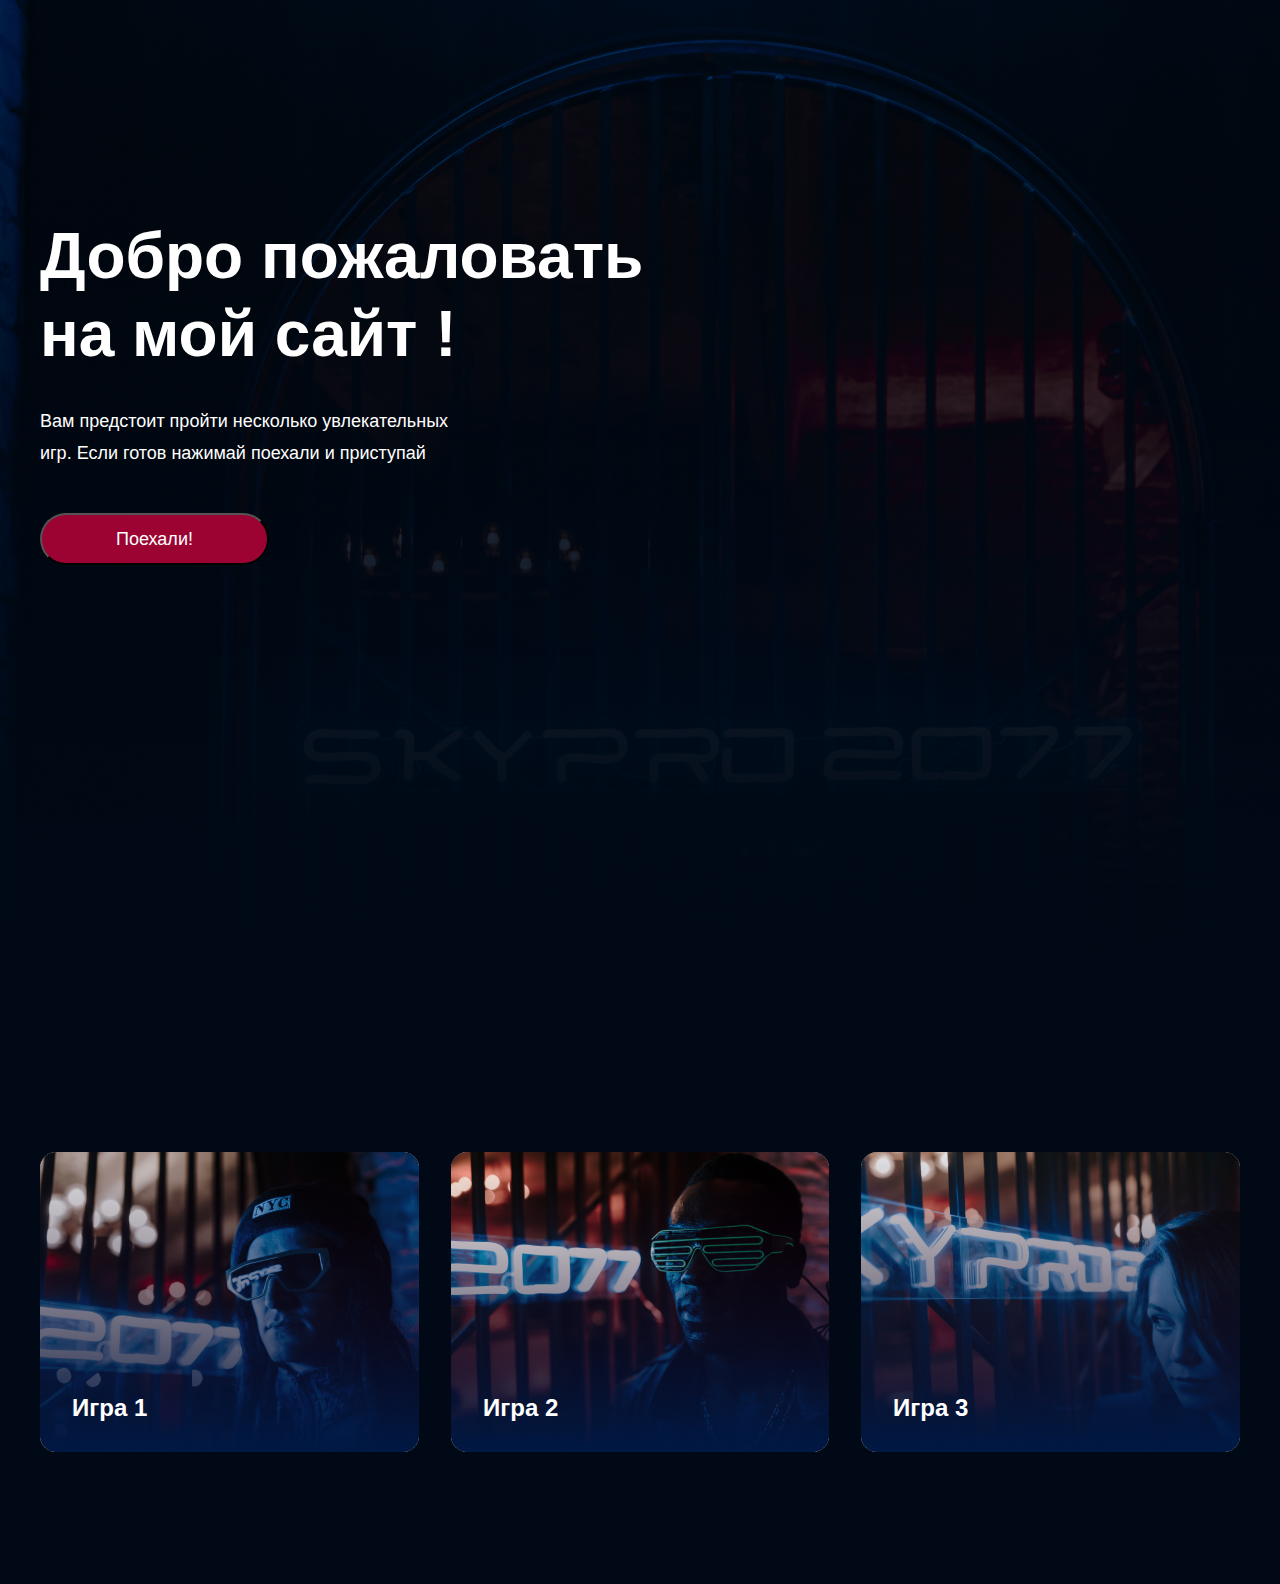
<file: hw-1/index.html>
<!DOCTYPE html>
<html lang="en">
<head>
    <meta charset="UTF-8">
    <meta http-equiv="X-UA-Compatible" content="IE=edge">
    <meta name="viewport" content="width=device-width, initial-scale=1.0">
    <title>Document</title>
    <link rel="stylesheet" href="style.css">
</head>
<body>
    <div class="top center">
        <h1 class="top__header">Добро пожаловать <br>на мой сайт !</h1>
        <p class="top__text">Вам предстоит пройти несколько увлекательных <br>игр. Если готов нажимай поехали и приступай</p>
        <button class="top__button">Поехали!</button>
    </div>
    <div class="game center">
        <div class="cards">
            <div class="card">
                <img class="card__img" src="Rectangle 6.jpg" alt="">
                <div>
                    <p class="card__text">Игра 1</p>
                </div>
            </div>
            <div class="card">
                <img class="card__img" src="Rectangle 7.jpg" alt="">
                <p class="card__text">Игра 2</p>
            </div>
            <div class="card">
                <img class="card__img" src="Rectangle 8.jpg" alt="">
                <p class="card__text">Игра 3</p>
            </div>
        </div>
    </div>
</body>
</html>
</file>
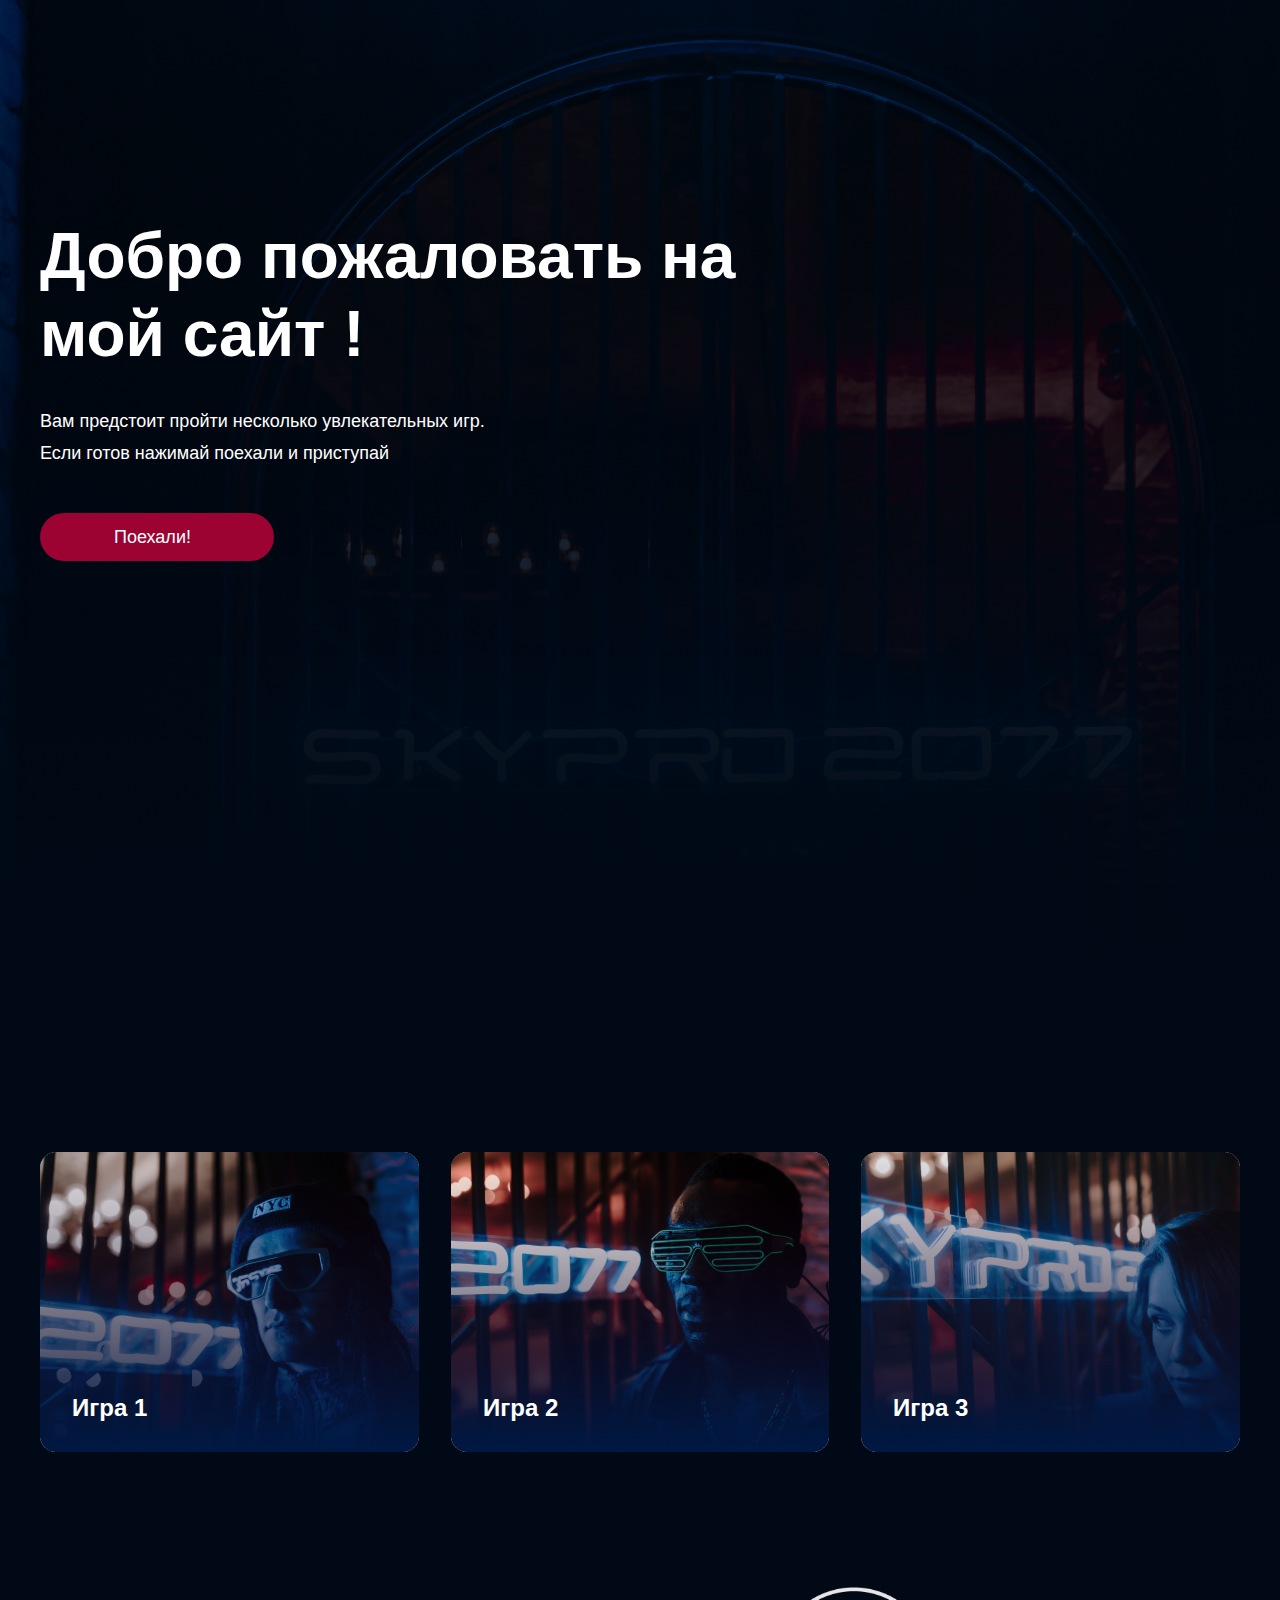
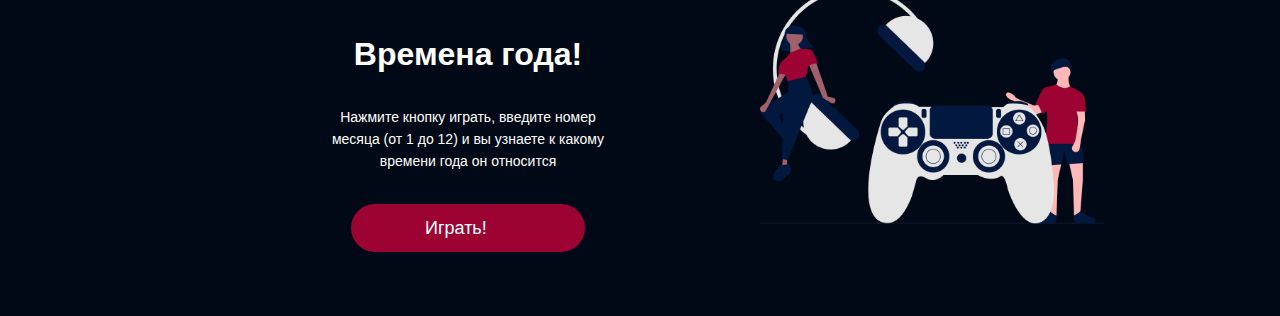
<file: hw-2/index.html>
<!DOCTYPE html>
<html lang="en">
<head>
    <meta charset="UTF-8">
    <meta http-equiv="X-UA-Compatible" content="IE=edge">
    <meta name="viewport" content="width=device-width, initial-scale=1.0">
    <title>Document</title>
    <link rel="stylesheet" href="style.css">
</head>
<body>
    <div class="top center">
        <h1 class="top__header">Добро пожаловать на мой сайт !</h1>
        <p class="top__text">Вам предстоит пройти несколько увлекательных игр. Если готов нажимай поехали и приступай</p>
        <div class="top__button">
            <button class="top__button-text">Поехали!</button>
        </div>
    </div>
    <div class="game center">
        <div class="cards">
            <div class="card">
                <img class="card__img" src="Rectangle 6.jpg" alt="">
                <div>
                    <p class="card__text">Игра 1</p>
                </div>
            </div>
            <div class="card">
                <img class="card__img" src="Rectangle 7.jpg" alt="">
                <p class="card__text">Игра 2</p>
            </div>
            <div class="card">
                <img class="card__img" src="Rectangle 8.jpg" alt="">
                <p class="card__text">Игра 3</p>
            </div>
        </div>
    </div>
    <div class="seasons center">
        <div class="seasons__left">
            <h2 class="seasons__header">Времена года!</h2>
            <p class="seasons__text">Нажмите кнопку играть, введите номер месяца (от 1 до 12) и вы узнаете к какому времени года он относится</p>
            <div class="top__button">
                <button class="top__button-text">Играть!</button>
            </div>
        </div>
        <div class="seasons__right">
            <img class="seasons__right-img" src="seasons.png" alt="">
        </div>
    </div>
    <script src="script.js"></script>
</body>
</html>
</file>
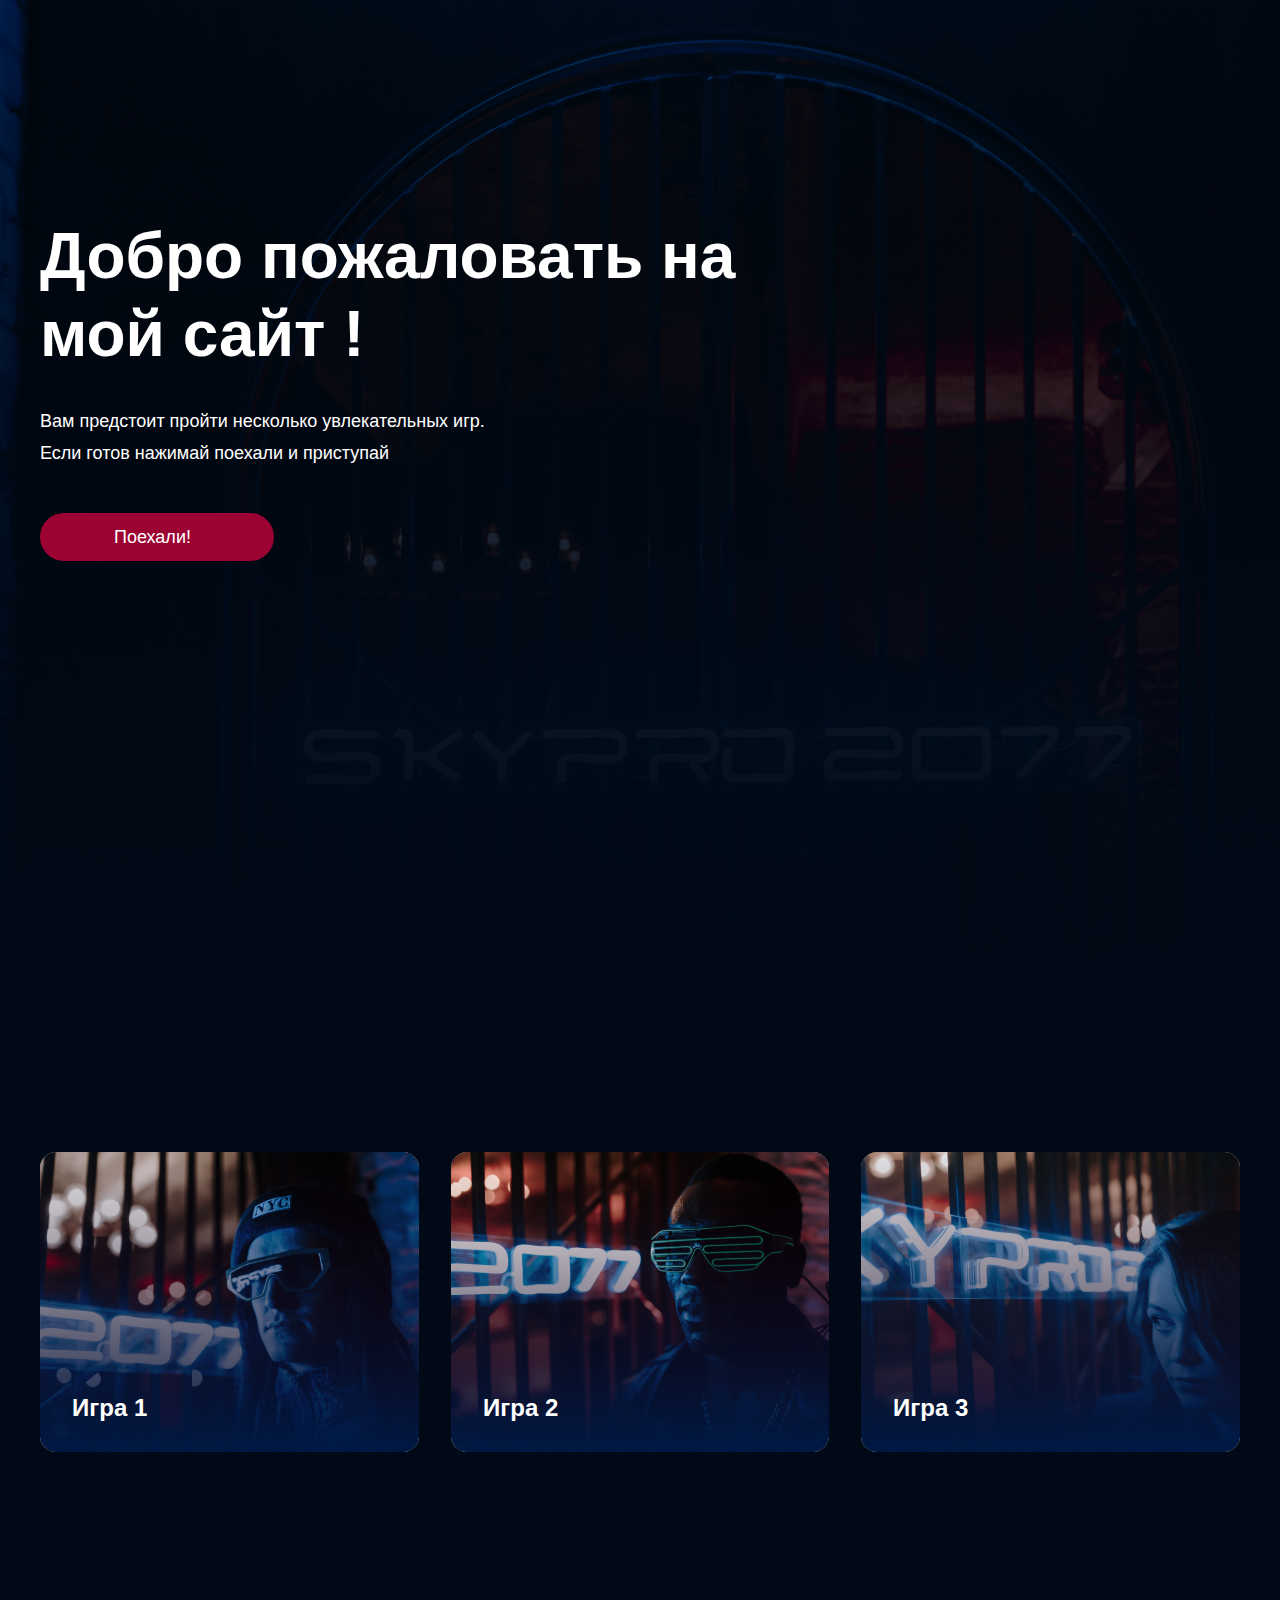
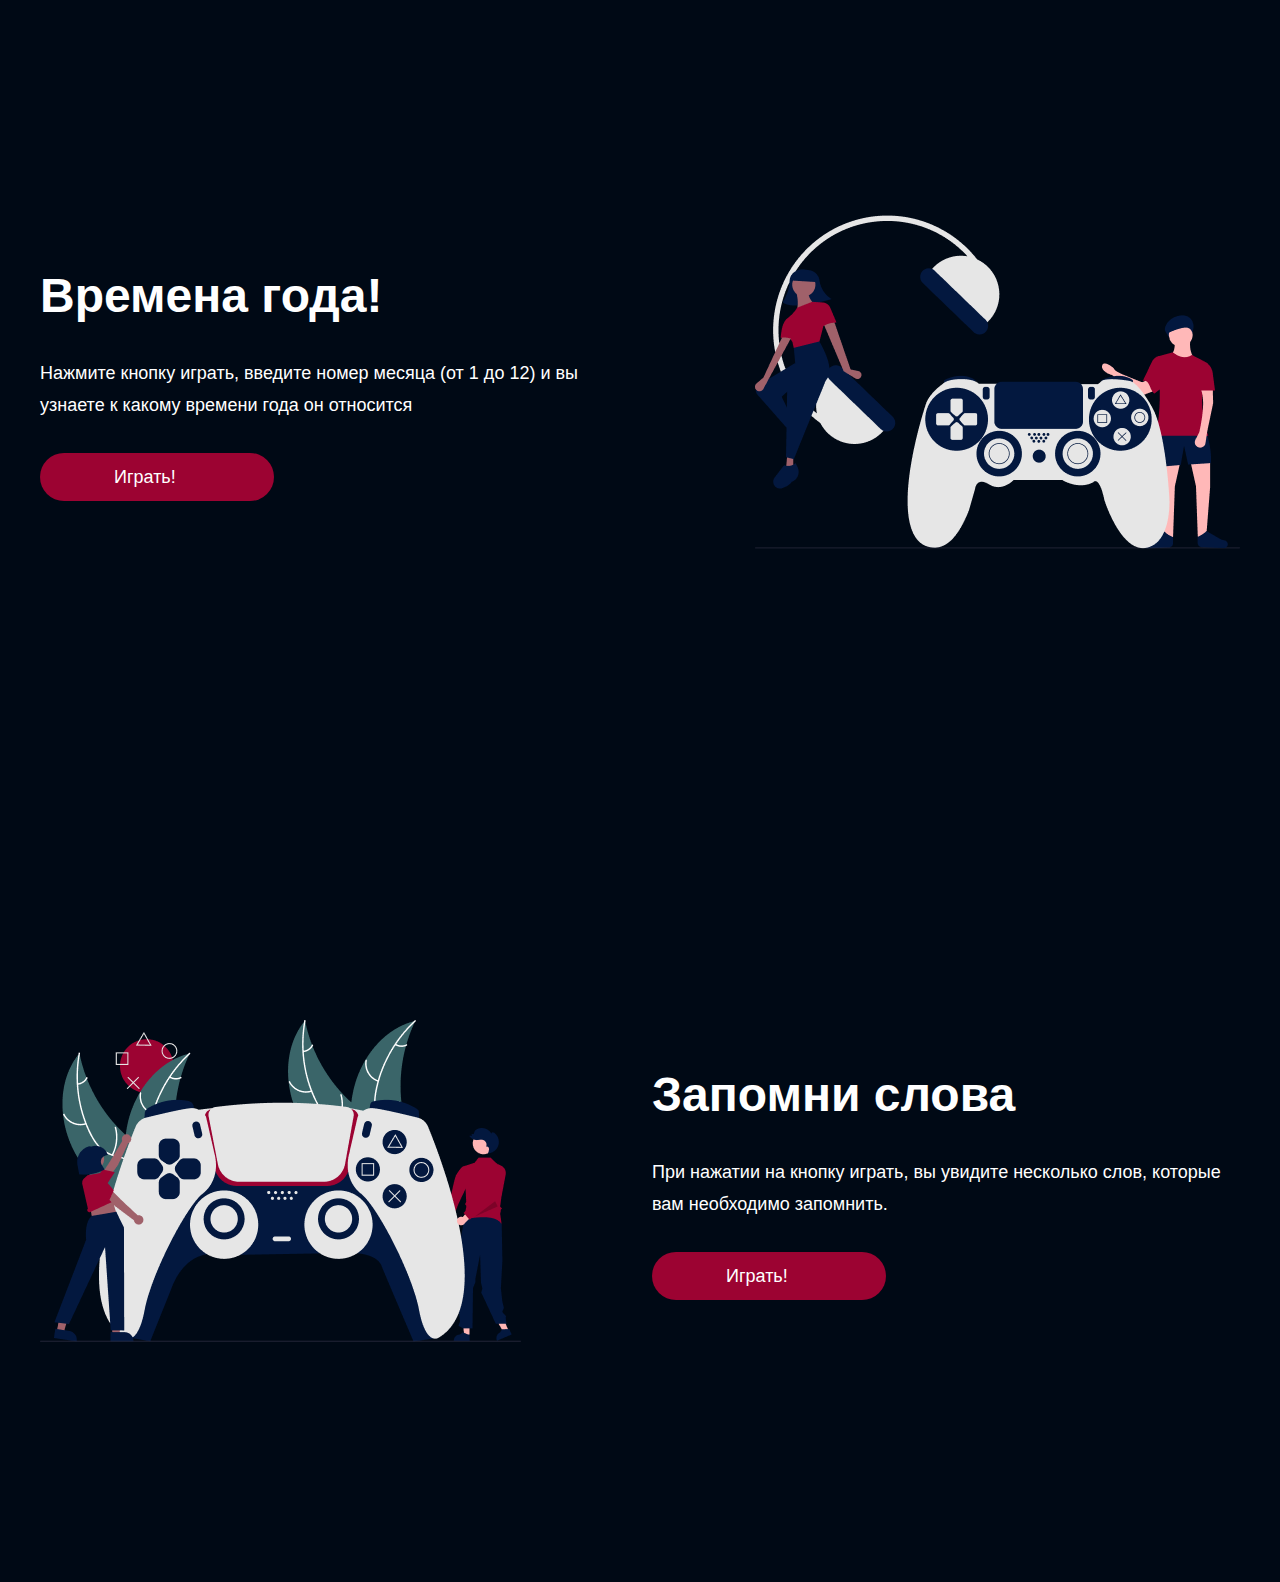
<file: hw-5/index.html>
<!DOCTYPE html>
<html lang="en">
<head>
    <meta charset="UTF-8">
    <meta http-equiv="X-UA-Compatible" content="IE=edge">
    <meta name="viewport" content="width=device-width, initial-scale=1.0">
    <title>Document</title>
    <link rel="stylesheet" href="style.css">
</head>
<body>
    <div class="top center">
        <h1 class="top__header">Добро пожаловать на мой сайт !</h1>
        <p class="top__text">Вам предстоит пройти несколько увлекательных игр. Если готов нажимай поехали и приступай</p>
        <div class="top__button">
            <button class="top__button-text">Поехали!</button>
        </div>
    </div>
    <div class="game center">
        <div class="cards">
            <div class="card">
                <img class="card__img" src="Rectangle 6.jpg" alt="">
                <div>
                    <p class="card__text">Игра 1</p>
                </div>
            </div>
            <div class="card">
                <img class="card__img" src="Rectangle 7.jpg" alt="">
                <p class="card__text">Игра 2</p>
            </div>
            <div class="card">
                <img class="card__img" src="Rectangle 8.jpg" alt="">
                <p class="card__text">Игра 3</p>
            </div>
        </div>
    </div>
    <div class="seasons center">
        <div class="seasons__left">
            <h2 class="seasons__header">Времена года!</h2>
            <p class="seasons__text">Нажмите кнопку играть, введите номер месяца (от 1 до 12) и вы узнаете к какому времени года он относится</p>
            <div class="top__button">
                <button onclick="game__one();" class="top__button-text">Играть!</button>
            </div>
        </div>
        <div class="seasons__right">
            <img class="seasons__right-img" src="seasons.png" alt="">
        </div>
    </div>
    <div class="seasons center">
        <div class="seasons__right">
            <img class="seasons__right-img" src="seasons 2.png" alt="">
        </div>
        <div class="seasons__left">
            <h2 class="seasons__header">Запомни слова</h2>
            <p class="seasons__text">При нажатии на кнопку играть, вы увидите несколько слов, которые вам необходимо запомнить.</p>
            <div class="top__button">
                <button class="top__button-text">Играть!</button>
            </div>
        </div>
    </div>
    <script src="script.js"></script>
</body>
</html>
</file>
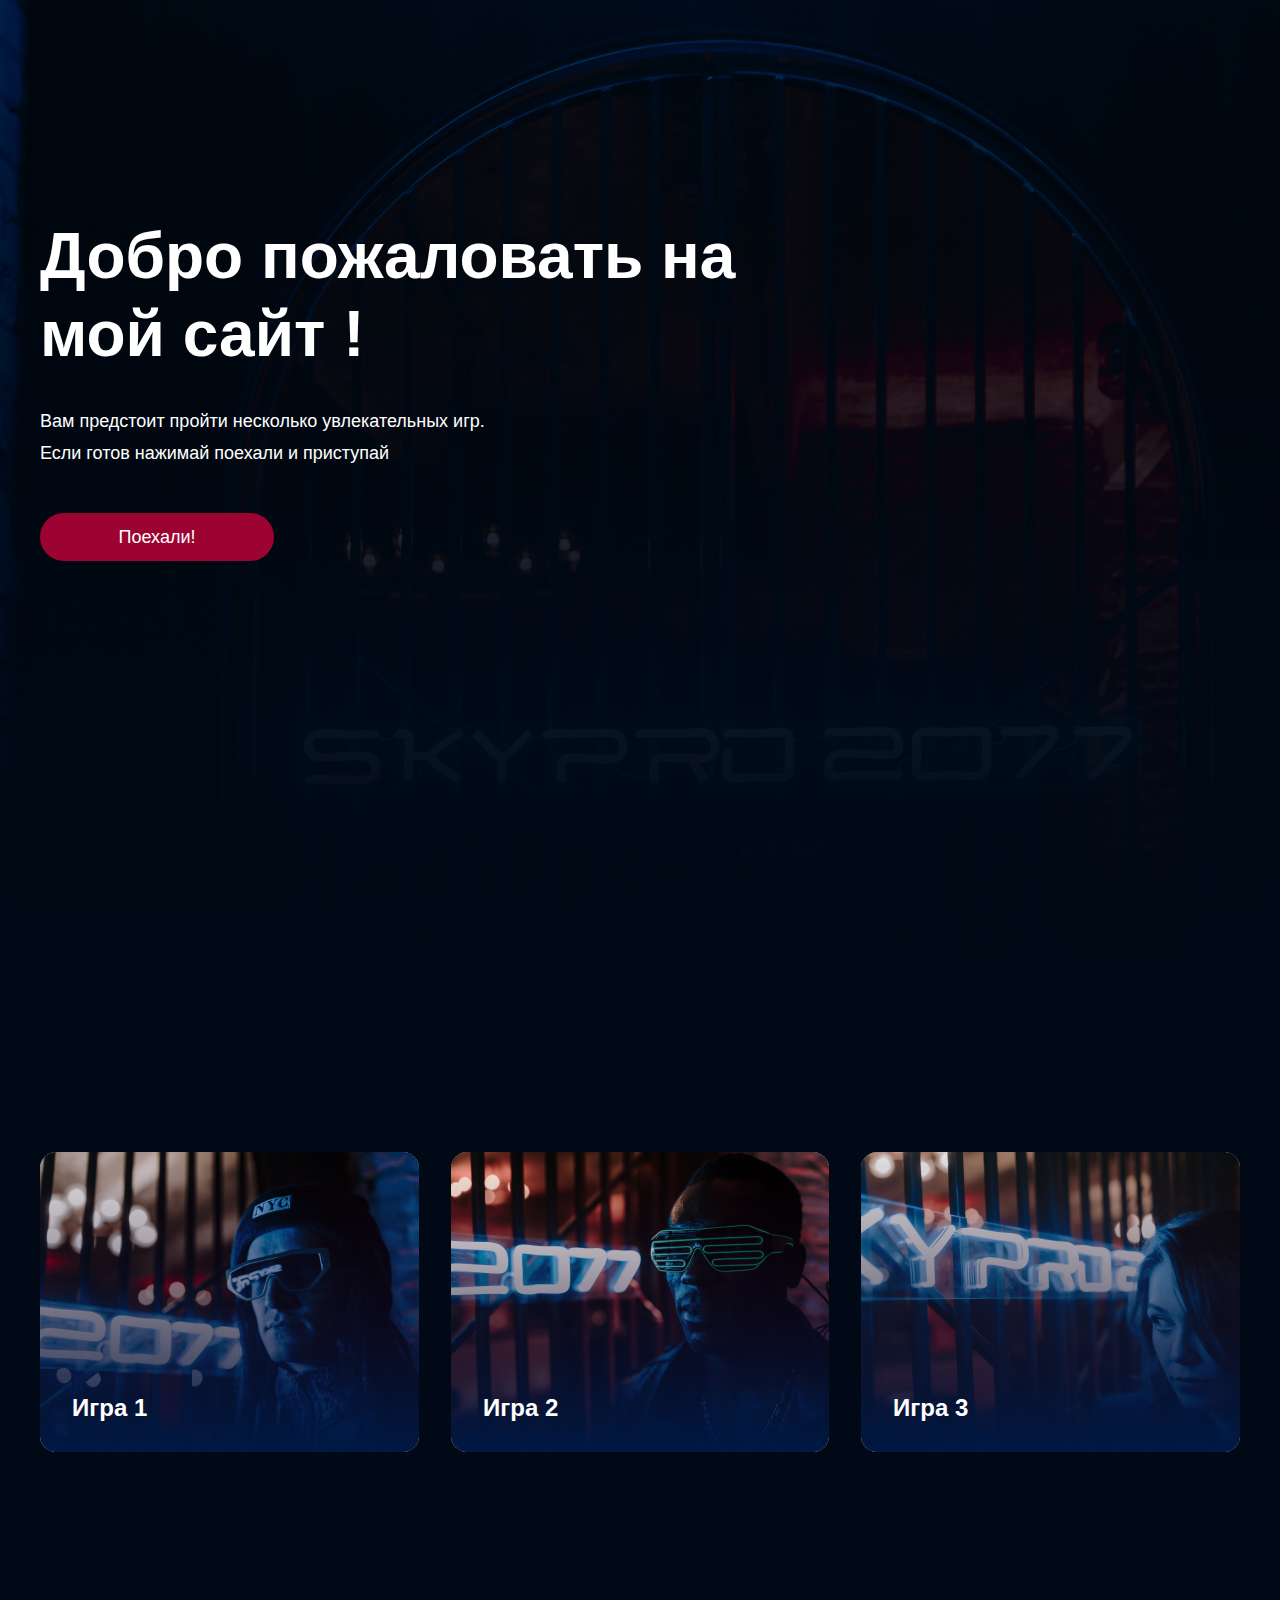
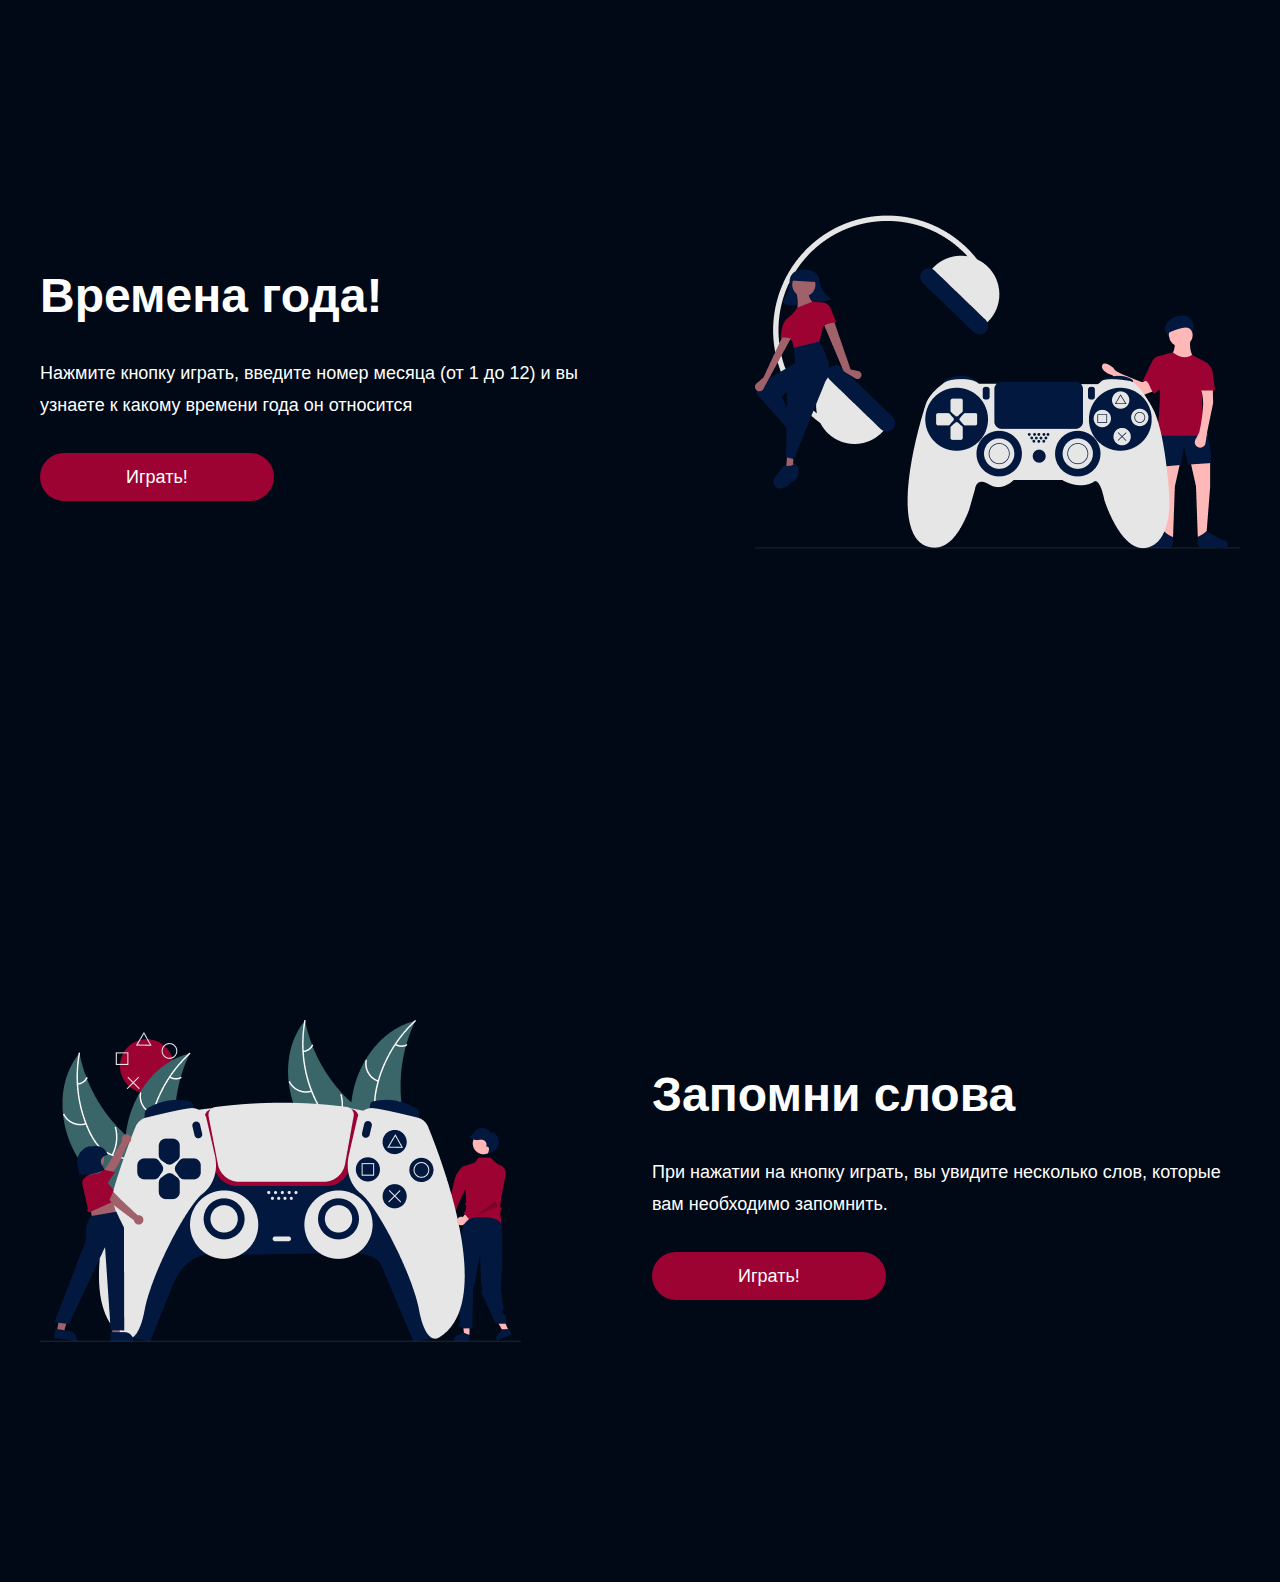
<file: hw-7/index.html>
<!DOCTYPE html>
<html lang="en">
<head>
    <meta charset="UTF-8">
    <meta http-equiv="X-UA-Compatible" content="IE=edge">
    <meta name="viewport" content="width=device-width, initial-scale=1.0">
    <title>Document</title>
    <link rel="stylesheet" href="style.css">
</head>
<body>
    <div class="top center">
        <h1 class="top__header">Добро пожаловать на мой сайт !</h1>
        <p class="top__text">Вам предстоит пройти несколько увлекательных игр. Если готов нажимай поехали и приступай</p>
        <div class="top__button">
            <button class="top__button-text">Поехали!</button>
        </div>
    </div>
    <div class="game center">
        <div class="cards">
            <div class="card">
                <img class="card__img" src="Rectangle 6.jpg" alt="">
                <div>
                    <p class="card__text">Игра 1</p>
                </div>
            </div>
            <div class="card">
                <img class="card__img" src="Rectangle 7.jpg" alt="">
                <p class="card__text">Игра 2</p>
            </div>
            <div class="card">
                <img class="card__img" src="Rectangle 8.jpg" alt="">
                <p class="card__text">Игра 3</p>
            </div>
        </div>
    </div>
    <div class="seasons center">
        <div class="seasons__left">
            <h2 class="seasons__header">Времена года!</h2>
            <p class="seasons__text">Нажмите кнопку играть, введите номер месяца (от 1 до 12) и вы узнаете к какому времени года он относится</p>
            <div class="top__button">
                <button onclick="game__one();" class="top__button-text">Играть!</button>
            </div>
        </div>
        <div class="seasons__right">
            <img class="seasons__right-img" src="seasons.png" alt="">
        </div>
    </div>
    <div class="seasons center">
        <div class="seasons__right">
            <img class="seasons__right-img" src="seasons 2.png" alt="">
        </div>
        <div class="seasons__left">
            <h2 class="seasons__header">Запомни слова</h2>
            <p class="seasons__text">При нажатии на кнопку играть, вы увидите несколько слов, которые вам необходимо запомнить.</p>
            <div class="top__button">
                <button onclick="game__two();" class="top__button-text">Играть!</button>
            </div>
        </div>
    </div>
    <script src="script.js"></script>
</body>
</html>
</file>
<file: hw-1/style.css>
* {
  margin: 0;
  padding: 0;
}

a {
  text-decoration: none;
}

body {
  font-family: "Montserrat", sans-serif;
}

.center {
  padding-left: calc(50% - 600px);
  padding-right: calc(50% - 600px);
}

.top {
  height: 1024px;
  /*background-image: url(Rectangle\ 1.jpg);*/
  background-repeat: no-repeat;
  background-position: center;
  background-size: cover;
  background: linear-gradient(180deg, rgba(0, 0, 0, 0) -7.35%, #000915 100%), url(Rectangle\ 1.jpg);
}

.top__header {
  font-weight: 700;
  font-size: 64px;
  line-height: 78px;
  display: flex;
  align-items: center;
  color: #FFFFFF;
  padding-top: 217px;
}
.top__text {
  font-weight: 300;
  font-size: 18px;
  line-height: 32px;
  display: flex;
  align-items: center;
  color: #FFFFFF;
  padding-top: 32px;
  padding-bottom: 44px;
}
.top__button {
  background: #9C0332;
  border-radius: 30px;
  border-style: border-box;
  box-shadow: none;
  outline: none;
  font-weight: 400;
  font-size: 18px;
  line-height: 22px;
  display: flex;
  align-items: center;
  color: #FFFFFF;
  padding: 13px 74px 13px 74px;
}

.game {
  background: #000915;
}

.cards {
  display: flex;
  flex-wrap: wrap;
  justify-content: center;
  gap: 32px;
}

.card {
  margin-top: 128px;
  margin-bottom: 128px;
  position: relative;
}
.card__img {
  border-radius: 16px;
}
.card__text {
  font-weight: 600;
  font-size: 24px;
  line-height: 32px;
  color: #FFFFFF;
  position: absolute;
  left: 32px;
  bottom: 32px;
}/*# sourceMappingURL=style.css.map */
</file>
<file: hw-2/style.css>
* {
  margin: 0;
  padding: 0;
}

a {
  text-decoration: none;
}

body {
  font-family: "Montserrat", sans-serif;
}

.center {
  padding-left: calc(50% - 600px);
  padding-right: calc(50% - 600px);
  background: #000915;
}

.top {
  height: 1024px;
  /*background-image: url(Rectangle\ 1.jpg);*/
  background-repeat: no-repeat;
  background-position: center;
  background-size: cover;
  background: linear-gradient(180deg, rgba(0, 0, 0, 0) -7.35%, #000915 100%), url(Rectangle\ 1.jpg);
}

.top__header {
  font-weight: 700;
  font-size: 64px;
  line-height: 78px;
  width: 789px;
  display: flex;
  align-items: center;
  color: #FFFFFF;
  padding-top: 217px;
}
.top__text {
  font-weight: 300;
  font-size: 18px;
  line-height: 32px;
  width: 481px;
  display: flex;
  align-items: left;
  color: #FFFFFF;
  padding-top: 32px;
  padding-bottom: 44px;
}
.top__button-text {
  background: #9C0332;
  border-radius: 30px;
  border-style: border-box;
  box-shadow: none;
  border: none;
  font-weight: 400;
  font-size: 18px;
  line-height: 22px;
  display: flex;
  align-items: center;
  color: #FFFFFF;
  width: 234px;
  padding: 13px 74px 13px 74px;
}
.top__button-text:hover {
  background: #EB443F;
}

.game {
  background: #000915;
}

.cards {
  display: flex;
  flex-wrap: wrap;
  justify-content: center;
  gap: 32px;
  padding-top: 128px;
  padding-bottom: 128px;
}

.card {
  position: relative;
}
.card__img {
  border-radius: 16px;
  transition: transform 0.3s;
}
.card__img:hover {
  transform: scale(1.02);
  box-shadow: 0 0 7px #44D2FF;
}
.card__text {
  font-weight: 600;
  font-size: 24px;
  line-height: 32px;
  color: #FFFFFF;
  position: absolute;
  left: 32px;
  bottom: 32px;
}

.seasons {
  background: #000915;
  display: flex;
  flex-wrap: wrap;
  justify-content: space-between;
  align-items: center;
}
.seasons__left {
  width: 584px;
  margin-top: 282px;
  margin-bottom: 282px;
}
.seasons__header {
  font-weight: 700;
  font-size: 48px;
  line-height: 59px;
  color: #FFFFFF;
}
.seasons__text {
  font-weight: 300;
  font-size: 18px;
  line-height: 32px;
  color: #FFFFFF;
  padding-top: 32px;
  padding-bottom: 32px;
}

@media (max-width: 425px) {
  .center {
    padding-left: 16px;
    padding-right: 16px;
  }
  .top {
    height: 735px;
    display: flex;
    flex-direction: column;
    align-content: center;
    flex-wrap: wrap;
  }
  .top__header {
    font-weight: 700;
    font-size: 32px;
    line-height: 39px;
    width: 343px;
    text-align: center;
    display: flex;
    justify-content: center;
    padding-top: 238px;
  }
  .top__text {
    font-size: 14px;
    line-height: 22px;
    width: 343px;
    display: flex;
    justify-content: center;
    text-align: center;
  }
  .top__button {
    display: flex;
    justify-content: center;
  }
}
.seasons {
  display: flex;
  justify-content: center;
}
.seasons__left {
  display: flex;
  justify-content: center;
  align-items: center;
  flex-direction: column;
  margin-top: 51px;
  margin-bottom: 64px;
}
.seasons__header {
  text-align: center;
  font-size: 32px;
  line-height: 39px;
}
.seasons__text {
  text-align: center;
  font-size: 14px;
  line-height: 22px;
  width: 300px;
}
.seasons__right {
  margin-bottom: 85px;
}
.seasons__right-img {
  width: 344px;
}/*# sourceMappingURL=style.css.map */
</file>
<file: hw-5/style.css>
* {
  margin: 0;
  padding: 0;
}

a {
  text-decoration: none;
}

body {
  font-family: "Montserrat", sans-serif;
}

.center {
  padding-left: calc(50% - 600px);
  padding-right: calc(50% - 600px);
  background: #000915;
}

.top {
  height: 1024px;
  /*background-image: url(Rectangle\ 1.jpg);*/
  background-repeat: no-repeat;
  background-position: center;
  background-size: cover;
  background: linear-gradient(180deg, rgba(0, 0, 0, 0) -7.35%, #000915 100%), url(Rectangle\ 1.jpg);
}

.top__header {
  font-weight: 700;
  font-size: 64px;
  line-height: 78px;
  width: 789px;
  display: flex;
  align-items: center;
  color: #FFFFFF;
  padding-top: 217px;
}
.top__text {
  font-weight: 300;
  font-size: 18px;
  line-height: 32px;
  width: 481px;
  display: flex;
  color: #FFFFFF;
  padding-top: 32px;
  padding-bottom: 44px;
}
.top__button-text {
  background: #9C0332;
  border-radius: 30px;
  border-style: border-box;
  box-shadow: none;
  border: none;
  font-weight: 400;
  font-size: 18px;
  line-height: 22px;
  display: flex;
  align-items: center;
  color: #FFFFFF;
  width: 234px;
  padding: 13px 74px 13px 74px;
}
.top__button-text:hover {
  background: #EB443F;
}

.game {
  background: #000915;
}

.cards {
  display: flex;
  flex-wrap: wrap;
  justify-content: center;
  gap: 32px;
  padding-top: 128px;
  padding-bottom: 128px;
}

.card {
  position: relative;
}
.card__img {
  width: 100%;
  border-radius: 16px;
  transition: transform 0.3s;
}
.card__img:hover {
  transform: scale(1.02);
  box-shadow: 0 0 7px #44D2FF;
}
.card__text {
  font-weight: 600;
  font-size: 24px;
  line-height: 32px;
  color: #FFFFFF;
  position: absolute;
  left: 32px;
  bottom: 32px;
}

.seasons {
  background: #000915;
  display: flex;
  flex-wrap: wrap;
  justify-content: space-between;
  align-items: center;
}
.seasons__left {
  width: 584px;
  margin-top: 282px;
  margin-bottom: 282px;
}
.seasons__header {
  font-weight: 700;
  font-size: 48px;
  line-height: 59px;
  color: #FFFFFF;
}
.seasons__text {
  font-weight: 300;
  font-size: 18px;
  line-height: 32px;
  color: #FFFFFF;
  padding-top: 32px;
  padding-bottom: 32px;
}

.seasons {
  background: #000915;
  display: flex;
  flex-wrap: wrap;
  justify-content: space-between;
  align-items: center;
}
.seasons__left {
  width: 588px;
  margin-top: 282px;
  margin-bottom: 282px;
}
.seasons__header {
  font-weight: 700;
  font-size: 48px;
  line-height: 59px;
  color: #FFFFFF;
}
.seasons__text {
  font-weight: 300;
  font-size: 18px;
  line-height: 32px;
  color: #FFFFFF;
  padding-top: 32px;
  padding-bottom: 32px;
}

@media (max-width: 425px) {
  .center {
    padding-left: 16px;
    padding-right: 16px;
  }
  .top {
    height: 735px;
    display: flex;
    flex-direction: column;
    align-content: center;
    flex-wrap: wrap;
  }
  .top__header {
    font-weight: 700;
    font-size: 32px;
    line-height: 39px;
    width: 343px;
    text-align: center;
    display: flex;
    justify-content: center;
    padding-top: 238px;
  }
  .top__text {
    font-size: 14px;
    line-height: 22px;
    width: 343px;
    display: flex;
    justify-content: center;
    text-align: center;
  }
  .top__button {
    display: flex;
    justify-content: center;
  }
  .seasons {
    display: flex;
    justify-content: center;
  }
  .seasons__left {
    display: flex;
    justify-content: center;
    align-items: center;
    flex-direction: column;
    margin-top: 51px;
    margin-bottom: 64px;
    order: 1;
  }
  .seasons__header {
    text-align: center;
    font-size: 32px;
    line-height: 39px;
  }
  .seasons__text {
    text-align: center;
    font-size: 14px;
    line-height: 22px;
    width: 300px;
  }
  .seasons__right {
    margin-bottom: 85px;
    order: 2;
  }
  .seasons__right-img {
    width: 344px;
  }
}/*# sourceMappingURL=style.css.map */
</file>
<file: hw-7/style.css>
* {
  margin: 0;
  padding: 0;
}

a {
  text-decoration: none;
}

body {
  font-family: "Montserrat", sans-serif;
}

.center {
  padding-left: calc(50% - 600px);
  padding-right: calc(50% - 600px);
  background: #000915;
}

.top {
  height: 1024px;
  /*background-image: url(Rectangle\ 1.jpg);*/
  background-repeat: no-repeat;
  background-position: center;
  background-size: cover;
  background: linear-gradient(180deg, rgba(0, 0, 0, 0) -7.35%, #000915 100%), url(Rectangle\ 1.jpg);
}

.top__header {
  font-weight: 700;
  font-size: 64px;
  line-height: 78px;
  width: 789px;
  display: flex;
  align-items: center;
  color: #FFFFFF;
  padding-top: 217px;
}
.top__text {
  font-weight: 300;
  font-size: 18px;
  line-height: 32px;
  width: 481px;
  display: flex;
  color: #FFFFFF;
  padding-top: 32px;
  padding-bottom: 44px;
}
.top__button-text {
  background: #9C0332;
  border-radius: 30px;
  border-style: border-box;
  box-shadow: none;
  border: none;
  font-weight: 400;
  font-size: 18px;
  line-height: 22px;
  display: flex;
  align-items: center;
  justify-content: center;
  color: #FFFFFF;
  width: 234px;
  padding: 13px 74px 13px 74px;
}
.top__button-text:hover {
  background: #EB443F;
}

.game {
  background: #000915;
}

.cards {
  display: flex;
  flex-wrap: wrap;
  justify-content: center;
  gap: 32px;
  padding-top: 128px;
  padding-bottom: 128px;
}

.card {
  position: relative;
}
.card__img {
  width: 100%;
  border-radius: 16px;
  transition: transform 0.3s;
}
.card__img:hover {
  transform: scale(1.02);
  box-shadow: 0 0 7px #44D2FF;
}
.card__text {
  font-weight: 600;
  font-size: 24px;
  line-height: 32px;
  color: #FFFFFF;
  position: absolute;
  left: 32px;
  bottom: 32px;
}

.seasons {
  background: #000915;
  display: flex;
  flex-wrap: wrap;
  justify-content: space-between;
  align-items: center;
}
.seasons__left {
  width: 584px;
  margin-top: 282px;
  margin-bottom: 282px;
}
.seasons__header {
  font-weight: 700;
  font-size: 48px;
  line-height: 59px;
  color: #FFFFFF;
}
.seasons__text {
  font-weight: 300;
  font-size: 18px;
  line-height: 32px;
  color: #FFFFFF;
  padding-top: 32px;
  padding-bottom: 32px;
}

.seasons {
  background: #000915;
  display: flex;
  flex-wrap: wrap;
  justify-content: space-between;
  align-items: center;
}
.seasons__left {
  width: 588px;
  margin-top: 282px;
  margin-bottom: 282px;
}
.seasons__header {
  font-weight: 700;
  font-size: 48px;
  line-height: 59px;
  color: #FFFFFF;
}
.seasons__text {
  font-weight: 300;
  font-size: 18px;
  line-height: 32px;
  color: #FFFFFF;
  padding-top: 32px;
  padding-bottom: 32px;
}

@media (max-width: 425px) {
  .center {
    padding-left: 16px;
    padding-right: 16px;
  }
  .top {
    height: 735px;
    display: flex;
    flex-direction: column;
    align-content: center;
    flex-wrap: wrap;
  }
  .top__header {
    font-weight: 700;
    font-size: 32px;
    line-height: 39px;
    width: 343px;
    text-align: center;
    display: flex;
    justify-content: center;
    padding-top: 238px;
  }
  .top__text {
    font-size: 14px;
    line-height: 22px;
    width: 343px;
    display: flex;
    justify-content: center;
    text-align: center;
  }
  .top__button {
    display: flex;
    justify-content: center;
  }
  .seasons {
    display: flex;
    justify-content: center;
  }
  .seasons__left {
    display: flex;
    justify-content: center;
    align-items: center;
    flex-direction: column;
    margin-top: 51px;
    margin-bottom: 64px;
    order: 1;
  }
  .seasons__header {
    text-align: center;
    font-size: 32px;
    line-height: 39px;
  }
  .seasons__text {
    text-align: center;
    font-size: 14px;
    line-height: 22px;
    width: 300px;
  }
  .seasons__right {
    margin-bottom: 85px;
    order: 2;
  }
  .seasons__right-img {
    width: 344px;
  }
}
@media (min-width: 426px) and (max-width: 768px) {
  .center {
    padding-left: 16px;
    padding-right: 16px;
  }
  .top {
    height: 735px;
    display: flex;
    flex-direction: column;
    align-content: center;
    flex-wrap: wrap;
  }
  .top__header {
    font-weight: 700;
    font-size: 32px;
    line-height: 39px;
    width: 343px;
    text-align: center;
    display: flex;
    justify-content: center;
    padding-top: 238px;
  }
  .top__text {
    font-size: 14px;
    line-height: 22px;
    width: 343px;
    display: flex;
    justify-content: center;
    text-align: center;
  }
  .top__button {
    display: flex;
    justify-content: center;
  }
  .seasons {
    display: flex;
    justify-content: center;
  }
  .seasons__left {
    display: flex;
    justify-content: center;
    align-items: center;
    flex-direction: column;
    margin-top: 51px;
    margin-bottom: 64px;
    order: 1;
  }
  .seasons__header {
    text-align: center;
    font-size: 32px;
    line-height: 39px;
  }
  .seasons__text {
    text-align: center;
    font-size: 14px;
    line-height: 22px;
    width: 300px;
  }
  .seasons__right {
    margin-bottom: 85px;
    order: 2;
  }
  .seasons__right-img {
    width: 344px;
  }
}/*# sourceMappingURL=style.css.map */
</file>
